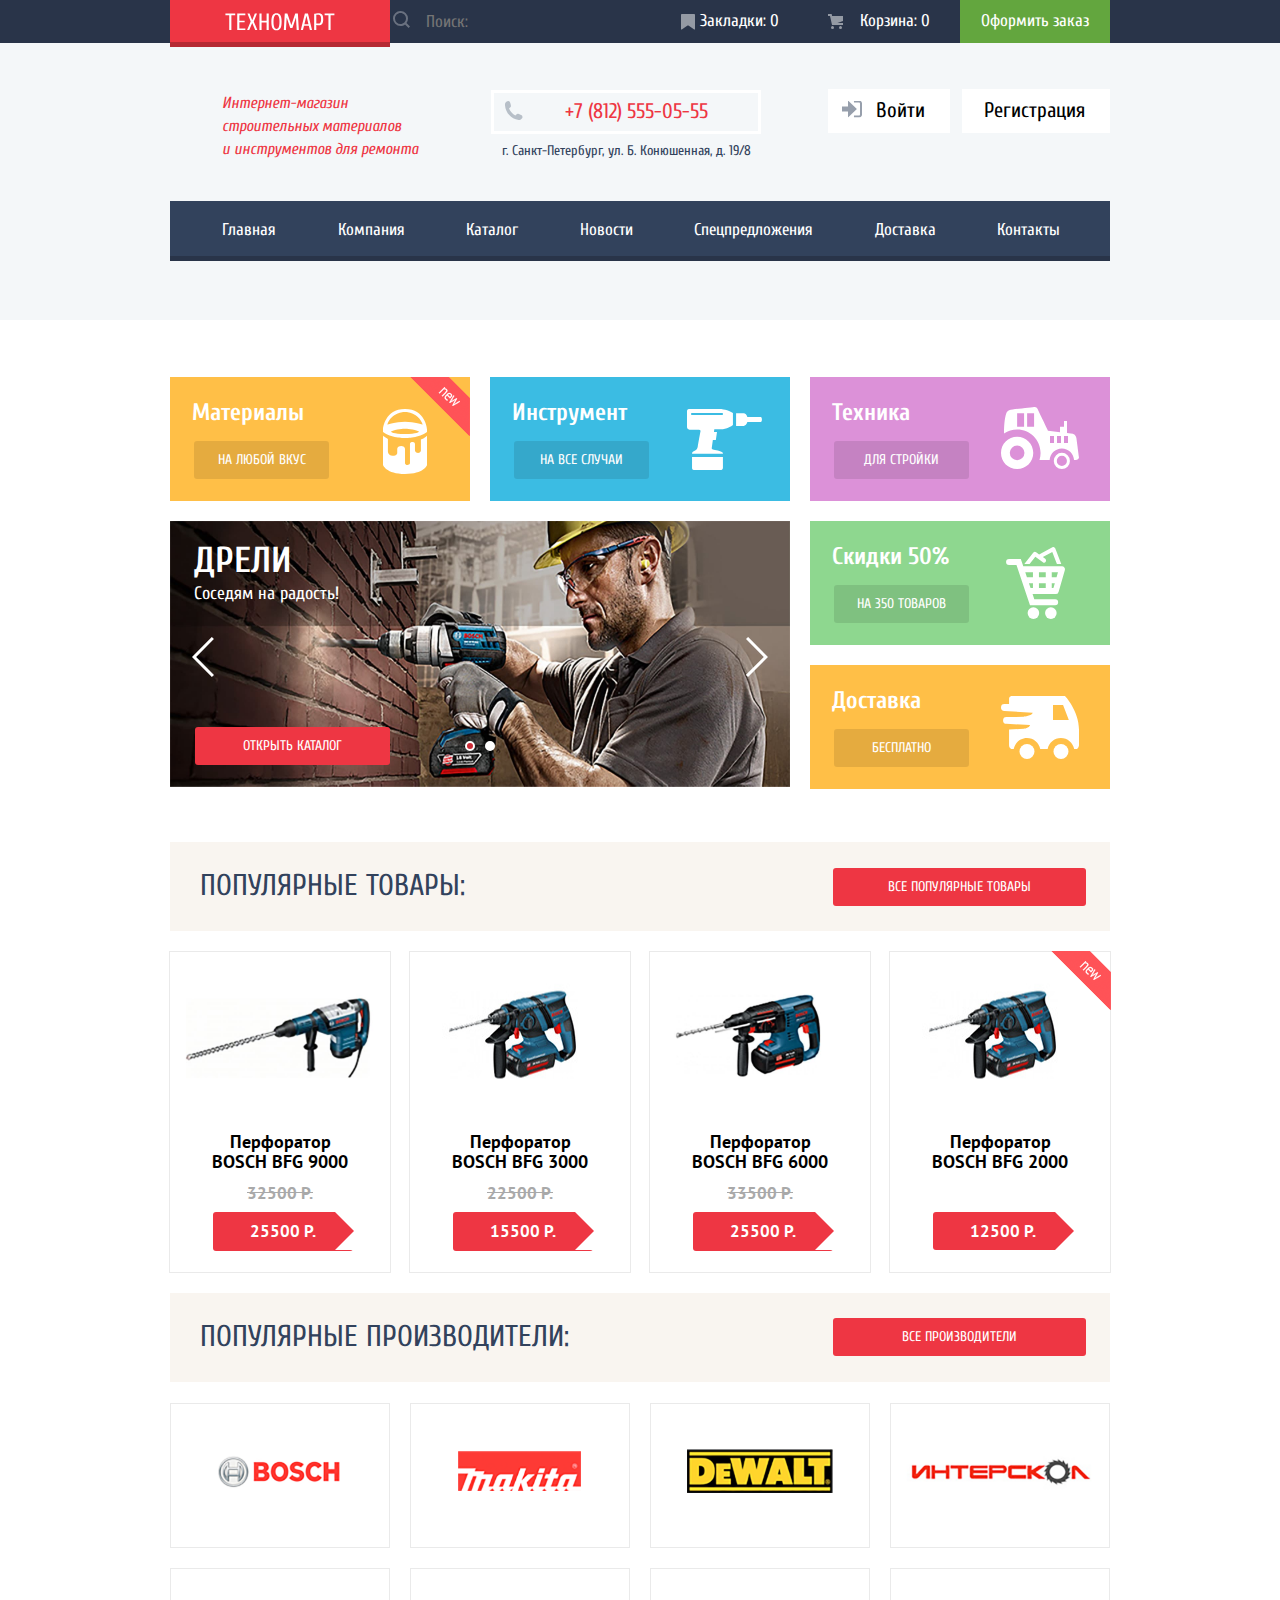
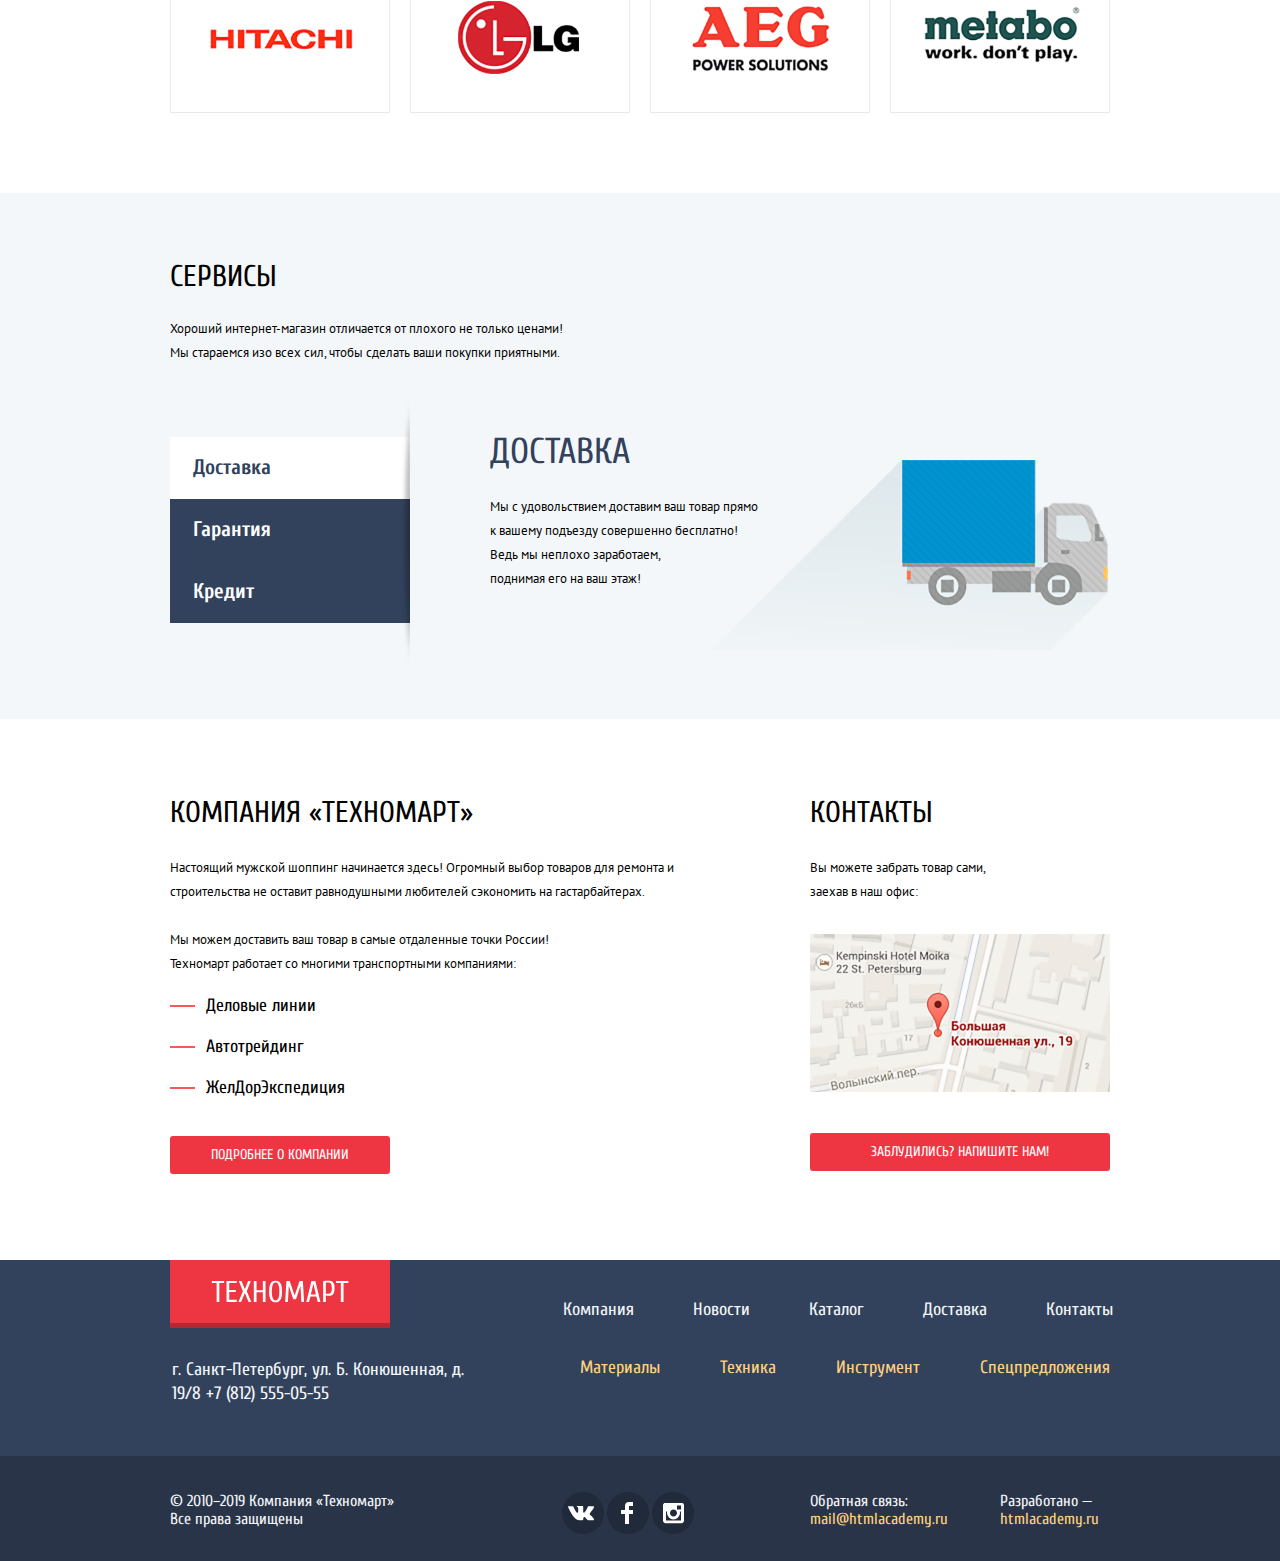
<file: index.html>
<!DOCTYPE html>
<html lang="ru">

<head>
  <meta charset="utf-8">
  <title>HTML Academy: Техномарт</title>
  <link href="https://fonts.googleapis.com/css?family=Cuprum:400,400i,700%7CPT+Sans:400,700&display=swap&subset=cyrillic" rel="stylesheet">
  <link rel="stylesheet" href="css/normalizemin.css">
  <link rel="stylesheet" type="text/css" href="css/stylemin.css">
</head>

<body>
  <header class="head">
    <div class="header-up ">
      <div class="header-up-container wrapper">
        <a>
          <img class="logo logo-head" src="img/logo.svg" width="110" height="18" alt="логотип техномарта">
        </a>
        <form class="search-style">
          <label for="search">Поиск</label>
          <input type="search" tabindex="1" name="q" id="search" placeholder="Поиск:">
          <svg xmlns="http://www.w3.org/2000/svg" width="17" height="17" viewBox="0 0 17 17">
            <path fill="#ffffff" d="M17 15.586l-3.542-3.542A7.465 7.465 0 0 0 15 7.5 7.5 7.5 0 1 0 7.5 15c1.71 0 3.282-.579 4.544-1.542L15.586 17 17 15.586zM2 7.5C2 4.467 4.467 2 7.5 2 10.532 2 13 4.467 13 7.5c0 3.032-2.468 5.5-5.5 5.5A5.506 5.506 0 0 1 2 7.5z" /></svg>
        </form>
        <ul class="main-user">
          <li class="bookmark-head"><a href="">
            <svg xmlns="http://www.w3.org/2000/svg" width="14" height="16" viewBox="0 0 14 16">
            <path fill="#ffffff" d="M14 15c0 .55-.368.741-.818.426l-5.363-3.765c-.45-.315-1.187-.315-1.637 0L.818 15.426C.368 15.741 0 15.55 0 15V1c0-.55.45-1 1-1h12c.55 0 1 .45 1 1v14z" /></svg>Закладки: 0</a>
          </li>
          <li class="cart"><a href=""><svg xmlns="http://www.w3.org/2000/svg" width="15" height="15" viewBox="0 0 15 15">
            <circle fill="#ffffff" cx="4.5" cy="13.5" r="1.5" />
             <circle fill="#ffffff" cx="12.5" cy="13.5" r="1.5" />
             <path fill="#ffffff" d="M15 2H4.07l-.422-2H0v2h2.031l1.985 9H15V9H9.441L15 6.951z" /></svg>Корзина: 0</a>
           </li>
          <li><a class="checkout" href="">Оформить заказ</a></li>
        </ul>
      </div>
    </div>
    <div class="header-center wrapper">
      <p class="description">Интернет-магазин cтроительных материалов и&nbsp;инструментов для ремонта</p>
      <div class="contacts">
        <a class="tel" href="tel:+78125550555">+7 (812) 555-05-55</a>
        <p>г. Санкт-Петербург, ул. Б. Конюшенная, д. 19/8</p>
      </div>
      <div class="login">
        <a href="" class="btn-log btn-log-in">Войти</a>
        <a href="" class="btn-log">Регистрация</a>
      </div>
    </div>
    <nav class="header-down wrapper">
      <ul class="nav">
        <li><a class="nav-index" href="index.html">Главная</a></li>
        <li><a href="">Компания</a></li>
        <li><a href="catalog.html">Каталог</a></li>
        <li><a href="">Новости</a></li>
        <li><a href="">Спецпредложения</a></li>
        <li><a href="">Доставка</a></li>
        <li><a class="nav-contact" href="">Контакты</a></li>
      </ul>
    </nav>
  </header>
  <main>
    <section class="nav-item wrapper">
      <div class="nav-item-left">
        <div class="offer offer-materials">
          <div class="flag flag-new flag-item">новинка</div>
          <h2>Материалы</h2>
          <a href="">на любой вкус</a>
        </div>
        <div class="offer offer-tool">
          <h2>Инструмент</h2>
          <a href="">на все случаи</a>
        </div>
        <div class="slider">
          <input type="radio" class="slider-btn-2" id="slider-btn-2" name="toggle" checked>
          <input type="radio" class="slider-btn-1" id="slider-btn-1" name="toggle">
          <div class="slider-arrows">
            <label class="arrow-left slider-arrow icon-left" for="slider-btn-2"></label>
            <label class="arrow-right slider-arrow icon-right" for="slider-btn-1"></label>
          </div>
          <div class="slider-controls">
            <label class="slider-control control-2" for="slider-btn-2"></label>
            <label class="slider-control control-1" for="slider-btn-1"></label>
          </div>
          <div class="slides">
            <div class="slider slider1">
              <h2>дрели</h2>
              <p>Соседям на радость!</p>
              <a href="catalog.html" class="btn btn-slider">открыть каталог</a>
            </div>
            <div class="slider slider2">
              <h2>Перфораторы
              </h2>
              <p>Настоящие мужские игрушки</p>
              <a href="catalog.html" class="btn btn-slider">открыть каталог</a>
            </div>
          </div>
        </div>
      </div>
      <div class="nav-item-right">
        <div class="offer offer-equipment">
          <h2>Техника</h2>
          <a href="">для стройки</a>
        </div>
        <div class="offer offer-sale">
          <h2>Скидки 50%</h2>
          <a href="">на 350 товаров</a>
        </div>
        <div class="offer offer-delivery">
          <h2>Доставка</h2>
          <a href="">бесплатно</a>
        </div>
      </div>
    </section>
    <div class="popular-item wrapper">
      <h2>популярные товары:</h2>
      <a class="btn btn-item" href="">все популярные товары</a>
    </div>
    <section class="products wrapper">
      <ul class="products-index">
        <li>
          <img src="img/item3.jpg" width="218" height="170" alt="перфоратор">
          <div class="buy">
            <a class="buy-item" href="">купить</a>
            <a class="bookmark" href="">в закладки</a>
          </div>
          <a href="">
            <h3>Перфоратор BOSCH BFG 9000</h3>
          </a>
          <p class="price-old">32500 Р.</p>
          <p class="price-new">25500 Р.</p>
        </li>
        <li>
          <img src="img/item1.jpg" width="218" height="170" alt="изображение перфоратора BOSCH BFG 3000">
          <div class="buy">
            <a class="buy-item" href="">купить</a>
            <a class="bookmark" href="">в закладки</a>
          </div>
          <a href="">
            <h3>Перфоратор BOSCH BFG 3000</h3>
          </a>
          <p class="price-old">22500 Р.</p>
          <p class="price-new">15500 Р.</p>
        </li>
        <li>
          <img src="img/item2.jpg" width="218" height="170" alt="изображение перфоратора BOSCH BFG 6000">
          <div class="buy">
            <a class="buy-item" href="">купить</a>
            <a class="bookmark" href="">в закладки</a>
          </div>
          <a href="">
            <h3>Перфоратор BOSCH BFG 6000</h3>
          </a>
          <p class="price-old">33500 Р.</p>
          <p class="price-new">25500 Р.</p>
        </li>
        <li class="item-flag">
          <div class="flag flag-new">новинка</div>
          <img src="img/item1.jpg" width="218" height="170" alt="изображение перфоратора BOSCH BFG 2000">
          <div class="buy">
            <a class="buy-item" href="">купить</a>
            <a class="bookmark" href="">в закладки</a>
          </div>
          <a href="">
            <h3 class="non-old">Перфоратор BOSCH BFG 2000</h3>
          </a>
          <p class="price-new">12500 Р.</p>
        </li>
      </ul>
    </section>
    <div class="popular-item wrapper">
      <h2>популярные производители:</h2>
      <a class="btn btn-item" href="">все производители</a>
    </div>
    <section class="list-producer wrapper">
      <ul>
        <li><a href=""><img class="producer-bosh" src="img/bosch.png" width="126" height="37" alt="bosh"></a></li>
        <li><a href=""><img class="producer-makita" src="img/makita.png" width="123" height="40" alt="makita"></a></li>
        <li><a href=""><img class="producer-de-walt" src="img/de-walt.png" width="146" height="44" alt="de-walt"></a></li>
        <li><a href=""><img class="producer-interskol" src="img/interskol.png" width="200" height="88" alt="interskol"></a></li>
        <li><a href=""><img class="producer-hitachi" src="img/hitachi.png" width="169" height="31" alt="hitachi"></a></li>
        <li><a href=""><img class="producer-lg" src="img/lg.png" width="121" height="73" alt="lg"></a></li>
        <li><a href=""><img class="producer-ae" src="img/aeg.png" width="151" height="96" alt="aeg"></a></li>
        <li><a href=""><img class="producer-metabo" src="img/metabo.png" width="204" height="69" alt="metabo"></a></li>
      </ul>
    </section>
    <div class="services">
      <div class="wrapper">
        <h2>Сервисы</h2>
        <p>Хороший интернет-магазин отличается от плохого не только ценами!</p>
        <p> Мы стараемся изо всех сил, чтобы сделать ваши покупки приятными.</p>
        <div class="services-container">
          <input type="radio" class="servic-check-1" id="servic-check-1" name="serv-input" checked>
          <input type="radio" class="servic-check-2" id="servic-check-2" name="serv-input">
          <input type="radio" class="servic-check-3" id="servic-check-3" name="serv-input">
          <ul class="services-list services-block">
            <li><label class="servic-check-active-1 active-services-list" for="servic-check-1">Доставка</label></li>
            <li><label class="servic-check-active-2" for="servic-check-2">Гарантия</label></li>
            <li><label class="servic-check-active-3" for="servic-check-3">Кредит</label></li>
          </ul>
          <div class="serv-desc-container">
            <article class="services-description services-back-1">
              <h2>Доставка</h2>
              <p>Мы с удовольствием доставим ваш товар прямо
                к вашему подъезду совершенно бесплатно!
                Ведь мы неплохо заработаем,<br>
                поднимая его на ваш этаж!</p>
            </article>
            <article class="services-description services-back-2">
              <h2>Гарантия</h2>
              <p>Если купленный у нас товар поломается или заискрит,<br> а также в случае пожара, спровоцированного его возгоранием, вы всегда можете быть уверены в нашей гарантии. Мы обменяем сгоревший товар на новый.<br> Дом уж восстановите как-нибудь сами.</p>
            </article>
            <article class="services-description services-back-3">
              <h2>Кредит</h2>
              <p>Залезть в долговую яму стало проще!
                Кредитные консультанты придут вам на помощь.</p>
              <button class="btn btn-services">отправить заявку</button>
            </article>
          </div>
        </div>
      </div>
    </div>
    <div class="info-company wrapper">
      <section class="about">
        <h2>Компания «Техномарт»</h2>
        <p>Настоящий мужской шоппинг начинается здесь! Огромный выбор товаров для ремонта и строительства не оставит равнодушными любителей сэкономить на гастарбайтерах.</p>
        <p class="about-marg">Мы можем доставить ваш товар в самые отдаленные точки России!
          Техномарт работает со многими транспортными компаниями:</p>
        <ul>
          <li>Деловые линии</li>
          <li>Автотрейдинг</li>
          <li>ЖелДорЭкспедиция</li>
        </ul>
        <a href="" class="btn btn-about">Подробнее о компании</a>
      </section>
      <section class="contacts-map">
        <h2>Контакты</h2>
        <p>Вы можете забрать товар сами,
          заехав в наш офис:</p>
        <a class="open-map" href="map.html"><img src="img/map.png" width="300" height="158" alt="map"></a>
        <a class="btn open-modal-content" href="write-us.html">Заблудились? Напишите нам!</a>
      </section>
    </div>
  </main>
  <footer class="foot">
    <div class="footer-up wrapper">
      <a>
        <img class="logo-footer" src="img/logo-footer.svg" width="138" height="23" alt="логотип техномарта">
      </a>
      <ul class="footer-nav">
        <li><a href="">Компания</a></li>
        <li><a href="">Новости</a></li>
        <li><a href="catalog.html">Каталог</a></li>
        <li><a href="">Доставка</a></li>
        <li class="footer-nav-contacts"><a href="">Контакты</a></li>
      </ul>
    </div>
    <div class="footer-center wrapper">
      <p class="adress">г. Санкт-Петербург, ул. Б. Конюшенная, д. 19/8
        <a href="tel:+78125550555">+7 (812) 555-05-55</a>
      </p>
      <ul class="footer-nav-center">
        <li><a href="">Материалы</a></li>
        <li><a href="">Техника</a></li>
        <li><a href="">Инструмент</a></li>
        <li><a href="">Спецпредложения</a></li>
      </ul>
    </div>
    <div class="footer-down-background">
      <div class="footer-down wrapper">
        <p class="copyright">© 2010–2019 Компания «Техномарт»
          Все права защищены</p>
        <div class="footer-nav-down">
          <a class="vk" href="#">Вконтакте</a>
          <a class="fb" href="#">Фейсбук</a>
          <a class="inst" href="#">Инстаграм</a>
        </div>
        <div class="mail-dev">
          <p>
            Обратная связь:
            <a class="mail" href="mailto:mail@htmlacademy.ru">
              mail@htmlacademy.ru</a>
          </p>
          <p>
            Разработано —
            <a class="dev" href="https://htmlacademy.ru/intensive/htmlcss">htmlacademy.ru</a>
          </p>
        </div>
      </div>
    </div>
  </footer>
  <div class="modal-content">
    <a class="modal-content-close">Закрыть</a>
    <form class="feedback-form" action="https://echo.htmlacademy.ru" method="post">
      <div class="modal-container">
        <div class="modal-user">
          <label for="form-login">Ваше имя:</label>
          <input type="text" name="login" placeholder="Имя Фамилия" id="form-login">
        </div>
        <div class="modal-password">
          <label for="form-mail">Ваш e-mail:</label>
          <input type="email" name="email" placeholder="email@example.com" id="form-mail">
        </div>
      </div>
      <div class="modal-comment">
        <label for="form-text">Текст письма:</label>
        <textarea name="comment" cols="40" rows="3" placeholder="В свободной форме" id="form-text"></textarea>
      </div>
      <div class="btn-background">
        <button class="btn btn-modal" type="submit">Отправить</button>
      </div>
    </form>
  </div>
  <div class="popup-map">
    <a class="modal-content-close map-close">Закрыть</a>
    <iframe src="https://www.google.com/maps/embed?pb=!1m18!1m12!1m3!1d1998.6037999040354!2d30.322010416394033!3d59.938716271971415!2m3!1f0!2f0!3f0!3m2!1i1024!2i768!4f13.1!3m3!1m2!1s0x4696310fca5ba729%3A0xea9c53d4493c879f!2sBolshaya+Konyushennaya+ul.%2C+19%2C+Sankt-Peterburg%2C+Russia%2C+191186!5e0!3m2!1sen!2s!4v1441888483426" width="940" height="446" allowfullscreen></iframe>
    <img width="940" height="446" src="img/map.jpg" alt="карта">
  </div>
  <div class="modal-basket">
    <a class="modal-content-close close-basket">Закрыть</a>
    <h2>Товар добавлен в корзину!</h2>
    <div class="basket-container">
      <a class="btn btn-basket" href="">Оформить заказ</a>
      <button class="btn btn-basket-next">Продолжить покупки</button>
    </div>
  </div>
  <script src="js/modal-contentmin.js"></script>
</body>

</html>
</file>
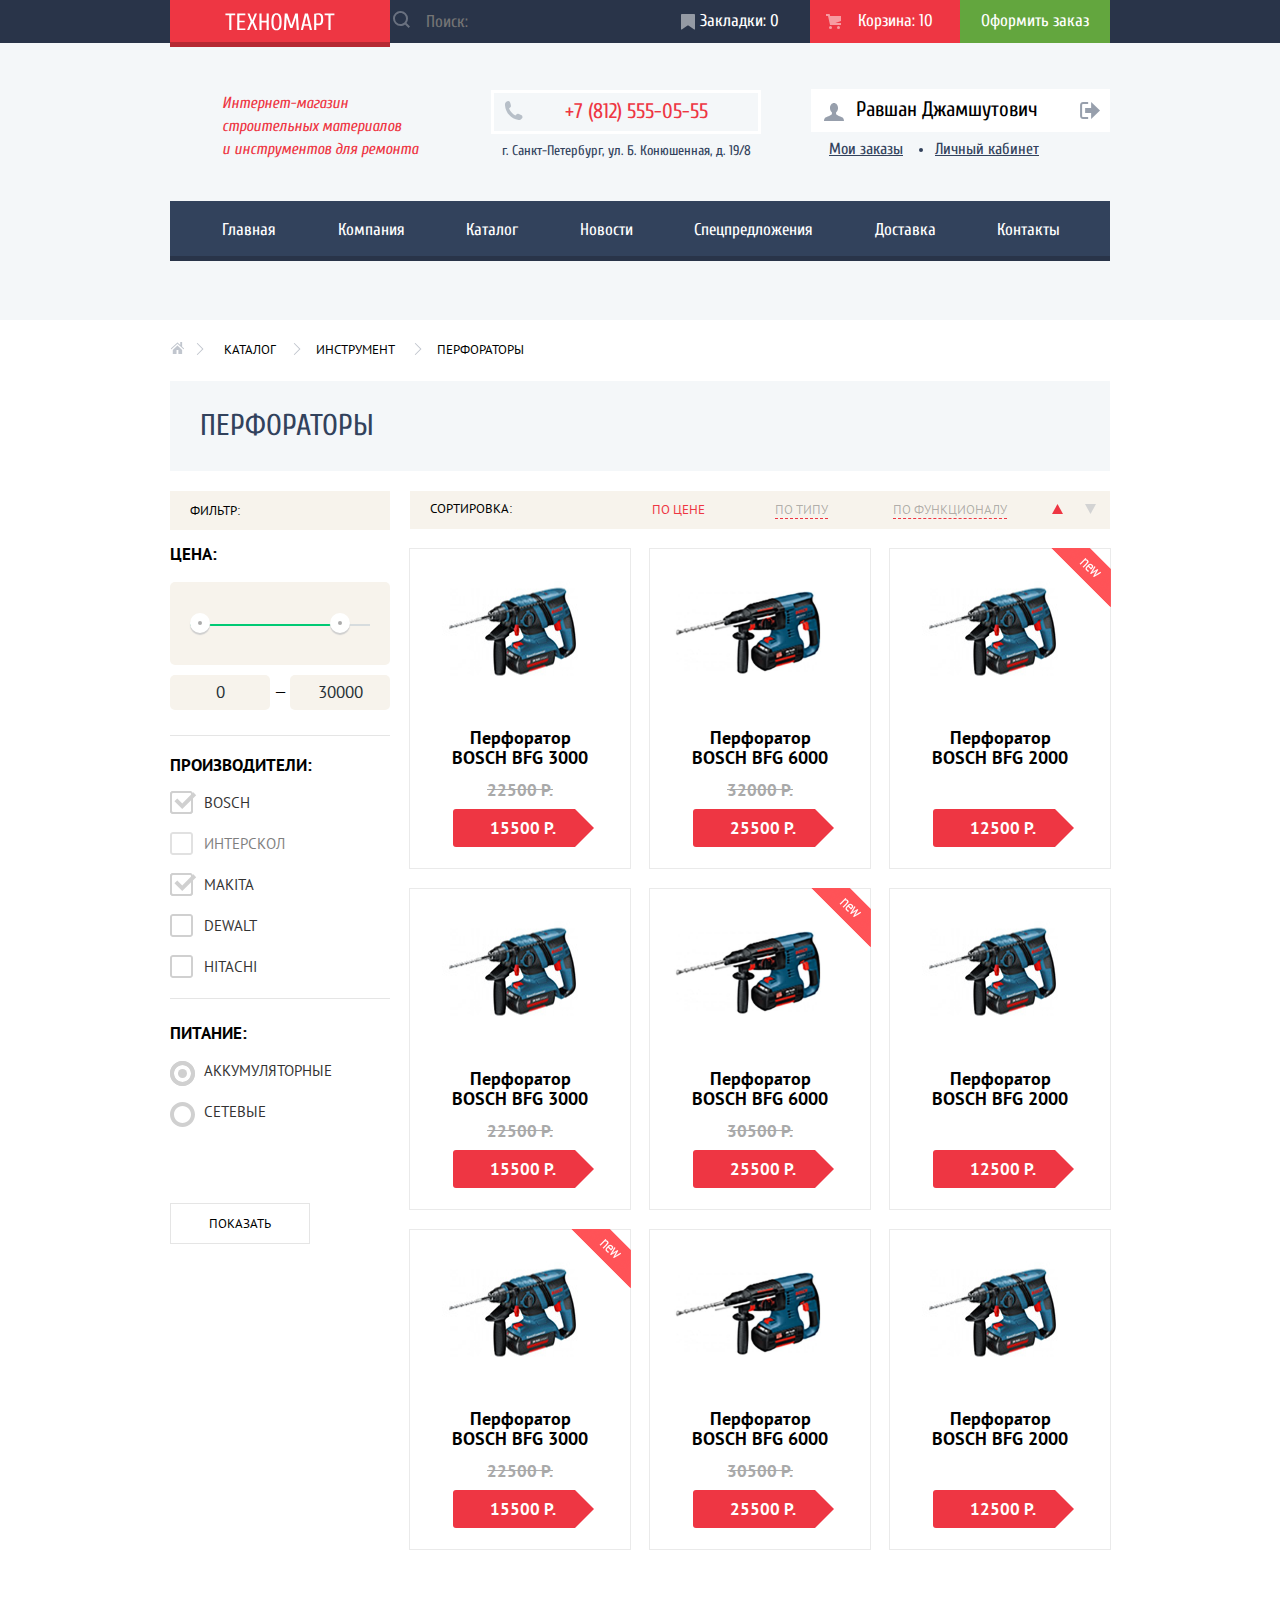
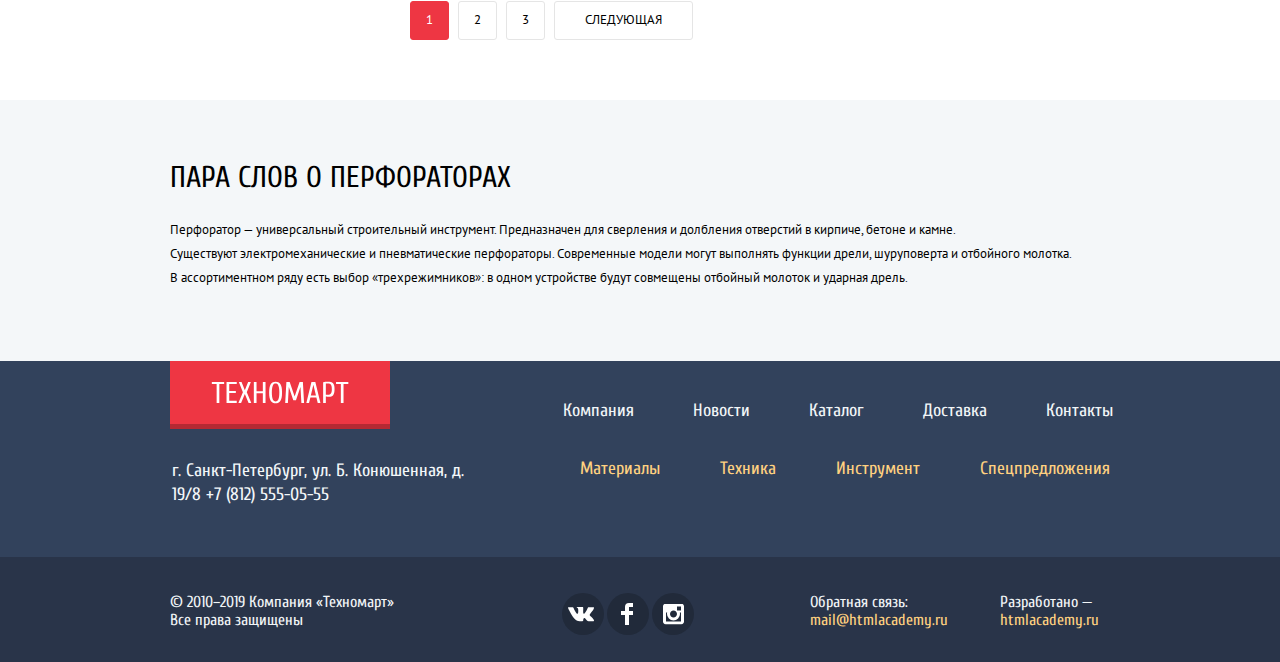
<file: catalog.html>
<!DOCTYPE html>
<html lang="ru">

<head>
  <meta charset="utf-8">
  <title>HTML Academy: Техномарт</title>
  <link href="https://fonts.googleapis.com/css?family=Cuprum:400,400i,700%7CPT+Sans:400,700&display=swap&subset=cyrillic" rel="stylesheet">
  <link rel="stylesheet" href="css/normalizemin.css">
  <link rel="stylesheet" type="text/css" href="css/stylemin.css">
</head>

<body>
  <header class="head head-catalog">
    <div class="header-up">
      <div class="header-up-container wrapper">
        <a href="index.html">
          <img class="logo logo-head" src="img/logo.svg" width="110" height="18" alt="логотип техномарта">
        </a>
        <form class="search-style">
          <label for="search">Поиск</label>
          <input type="search" tabindex="1" name="q" id="search" placeholder="Поиск:">
          <svg xmlns="http://www.w3.org/2000/svg" width="17" height="17" viewBox="0 0 17 17">
            <path fill="#ffffff" d="M17 15.586l-3.542-3.542A7.465 7.465 0 0 0 15 7.5 7.5 7.5 0 1 0 7.5 15c1.71 0 3.282-.579 4.544-1.542L15.586 17 17 15.586zM2 7.5C2 4.467 4.467 2 7.5 2 10.532 2 13 4.467 13 7.5c0 3.032-2.468 5.5-5.5 5.5A5.506 5.506 0 0 1 2 7.5z" /></svg>
        </form>
        <ul class="main-user">
          <li class="bookmark-head"><a href="">
            <svg xmlns="http://www.w3.org/2000/svg" width="14" height="16" viewBox="0 0 14 16"><path fill="#ffffff" d="M14 15c0 .55-.368.741-.818.426l-5.363-3.765c-.45-.315-1.187-.315-1.637 0L.818 15.426C.368 15.741 0 15.55 0 15V1c0-.55.45-1 1-1h12c.55 0 1 .45 1 1v14z" /></svg>Закладки: 0</a>
          </li>
          <li class="cart cart-catalog"><a href="">
            <svg xmlns="http://www.w3.org/2000/svg" width="15" height="15" viewBox="0 0 15 15"><circle fill="#ffffff" cx="4.5" cy="13.5" r="1.5" /><circle fill="#ffffff" cx="12.5" cy="13.5" r="1.5" /><path fill="#ffffff" d="M15 2H4.07l-.422-2H0v2h2.031l1.985 9H15V9H9.441L15 6.951z" /></svg>Корзина: 10</a>
          </li>
          <li><a class="checkout" href="">Оформить заказ</a></li>
        </ul>
      </div>
    </div>
    <div class="header-center wrapper">
      <p class="description">Интернет-магазин строительных материалов и&nbsp;инструментов для ремонта</p>
      <div class="contacts contacts-catalog">
        <a class="tel" href="tel:+78125550555">+7 (812) 555-05-55</a>
        <p>г. Санкт-Петербург, ул. Б. Конюшенная, д. 19/8</p>
      </div>
      <div class="login-user">
        <div class="user-cabinet">
          <a class="user-name" href="">
            Равшан Джамшутович
          </a>
          <a href="">
            <svg xmlns="http://www.w3.org/2000/svg" width="21" height="17" viewBox="0 0 21 17"><g fill="#32425C"><path d="M21 8.5L12.125 0v6h-6v5h6v6z" /><path d="M3.106 13.952V3.048c.018-.376.171-1.057 1.01-1.057h5.027V0H4.116C1.938 0 1.112 1.81 1.087 3.027v10.946C1.112 15.189 1.938 17 4.116 17h5.027v-1.99H4.116c-.839 0-.992-.683-1.01-1.058z" /></g>
            </svg>
          </a>
        </div>
        <div class="user-menu">
          <a href="">Мои заказы</a>
          <a href="">Личный кабинет</a>
        </div>
      </div>
    </div>
    <nav class="header-down wrapper">
      <ul class="nav">
        <li><a class="nav-index" href="index.html">Главная</a></li>
        <li><a href="">Компания</a></li>
        <li><a href="catalog.html">Каталог</a></li>
        <li><a href="">Новости</a></li>
        <li><a href="">Спецпредложения</a></li>
        <li><a href="">Доставка</a></li>
        <li><a class="nav-contact" href="">Контакты</a></li>
      </ul>
    </nav>
  </header>
  <main>
    <ul class="breadcrumbs wrapper">
      <li><a href="index.html"><img src="img/icon-home.svg" width="14" height="12" alt="на главную"></a></li>
      <li><a href="">каталог</a></li>
      <li><a href="">инcтрумент</a></li>
      <li><a>перфораторы</a></li>
    </ul>
    <div class="wrapper">
      <h1 class="item-heading">перфораторы</h1>
    </div>
    <div class="selection wrapper">
      <div class="filter">
        <div class="filter-price">
          <p class="filter-section">фильтр:</p>
          <div class="slider-range">
            <form method="get" action="https://echo.htmlacademy.ru">
              <fieldset class="filter-item">
                <legend>цена:</legend>
                <div class="range-filter">
                  <div class="range-controls">
                    <div class="scale">
                      <div class="bar"></div>
                    </div>
                    <div class="toggle toggle-min" tabindex="0"></div>
                    <div class="toggle toggle-max" tabindex="0"></div>
                  </div>
                  <div class="price-controls">
                    <label class="min-price"><input name="min-price" type="number" value="0"></label>
                    <label class="max-price"><input name="max-price" type="number" value="30000"></label>
                  </div>
                </div>
              </fieldset>
            </form>
          </div>
        </div>
        <form action="https://echo.htmlacademy.ru" method="post">
          <fieldset class="manufacturer">
            <legend>производители:</legend>
            <ul>
              <li>
                <input class="visually-hidden" type="checkbox" name="firm1" id="ch1" value="bosch" checked>
                <label for="ch1">bosch</label>
              </li>
              <li>
                <input class="visually-hidden" type="checkbox" name="firm2" id="ch2" value="interskol" disabled="">
                <label for="ch2">интерскол</label>
              </li>
              <li>
                <input class="visually-hidden" type="checkbox" name="firm3" id="ch3" value="makita" checked>
                <label for="ch3">makita</label>
              </li>
              <li>
                <input class="visually-hidden" type="checkbox" name="firm4" id="ch4" value="dewalt">
                <label for="ch4">dewalt</label>
              </li>
              <li>
                <input class="visually-hidden" type="checkbox" name="firm5" id="ch5" value="hitachi">
                <label for="ch5">hitachi</label>
              </li>
            </ul>
          </fieldset>
          <fieldset class="power">
            <legend>питание:</legend>
            <ul>
              <li>
                <input class="visually-hidden" type="radio" name="power" id="rd1" checked>
                <label class="login-radio" for=rd1>аккумуляторные</label>
              </li>
              <li>
                <input class="visually-hidden" type="radio" name="power" id="rd2">
                <label class="login-radio" for="rd2">сетевые</label>
              </li>
            </ul>
          </fieldset>
          <button type="submit">показать</button>
        </form>
      </div>
      <div class="item-sorting">
        <div class="sort">
          <p>сортировка:</p>
          <ul class="sort-nav">
            <li><a class="sort-nav-active" href="">по цене</a></li>
            <li><a href="">по типу</a></li>
            <li><a href="">по функционалу</a></li>
          </ul>
          <a href="" class="arrow-up">
            <svg xmlns="http://www.w3.org/2000/svg" width="11" height="10" viewBox="0 0 11 10">
              <path fill="#231F20" d="M5.5 0L0 10h11z" /></svg>
            по возрастанию</a>
          <a href="" class="arrow-down">
            <svg xmlns="http://www.w3.org/2000/svg" width="11" height="10" viewBox="0 0 11 10">
              <path fill="#231F20" d="M5.5 10L0 0h11" /></svg>
            по убыванию</a>
        </div>
        <section class="products">
          <ul class="products-catalog">
            <li>
              <img src="img/item1.jpg" width="218" height="170" alt="изображение перфоратора BOSCH BFG 9300">
              <div class="buy">
                <a class="buy-item" href="">купить</a>
                <a class="bookmark" href="">в закладки</a>
              </div>
              <a href="">
                <h3>Перфоратор BOSCH BFG 3000</h3>
              </a>
              <p class="price-old">22500 Р.</p>
              <p class="price-new">15500 Р.</p>
            </li>
            <li>
              <img src="img/item2.jpg" width="218" height="170" alt="изображение перфоратора BOSCH BFG 9600">
              <div class="buy">
                <a class="buy-item" href="">купить</a>
                <a class="bookmark" href="">в закладки</a>
              </div>
              <a href="">
                <h3>Перфоратор BOSCH BFG 6000</h3>
              </a>
              <p class="price-old">32000 Р.</p>
              <p class="price-new">25500 Р.</p>
            </li>
            <li class="item-flag">
              <div class="flag flag-new">новинка</div>
              <img src="img/item1.jpg" width="218" height="170" alt="изображение перфоратора BOSCH BFG 9000">
              <div class="buy">
                <a class="buy-item" href="">купить</a>
                <a class="bookmark" href="">в закладки</a>
              </div>
              <a href="">
                <h3 class="non-old">Перфоратор BOSCH BFG 2000</h3>
              </a>
              <p class="price-new">12500 Р.</p>
            </li>
            <li>
              <img src="img/item1.jpg" width="218" height="170" alt="изображение перфоратора BOSCH BFG 3000">
              <div class="buy">
                <a class="buy-item" href="">купить</a>
                <a class="bookmark" href="">в закладки</a>
              </div>
              <a href="">
                <h3>Перфоратор BOSCH BFG 3000</h3>
              </a>
              <p class="price-old">22500 Р.</p>
              <p class="price-new">15500 Р.</p>
            </li>
            <li class="item-flag">
              <div class="flag flag-new">новинка</div>
              <img src="img/item2.jpg" width="218" height="170" alt="изображение перфоратора BOSCH BFG 6000">
              <div class="buy">
                <a class="buy-item" href="">купить</a>
                <a class="bookmark" href="">в закладки</a>
              </div>
              <a href="">
                <h3>Перфоратор BOSCH BFG 6000</h3>
              </a>
              <p class="price-old">30500 Р.</p>
              <p class="price-new">25500 Р.</p>
            </li>
            <li>
              <img src="img/item1.jpg" width="218" height="170" alt="изображение перфоратора BOSCH BFG 2000">
              <div class="buy">
                <a class="buy-item" href="">купить</a>
                <a class="bookmark" href="">в закладки</a>
              </div>
              <a href="">
                <h3 class="non-old">Перфоратор BOSCH BFG 2000</h3>
              </a>
              <p class="price-new">12500 Р.</p>
            </li>
            <li class="item-flag">
              <div class="flag flag-new">новинка</div>
              <img src="img/item1.jpg" width="218" height="170" alt="изображение перфоратора BOSCH BFG 3000">
              <div class="buy">
                <a class="buy-item" href="">купить</a>
                <a class="bookmark" href="">в закладки</a>
              </div>
              <a href="">
                <h3>Перфоратор BOSCH BFG 3000</h3>
              </a>
              <p class="price-old">22500 Р.</p>
              <p class="price-new">15500 Р.</p>
            </li>
            <li>
              <img src="img/item2.jpg" width="218" height="170" alt="изображение перфоратора BOSCH BFG 6000">
              <div class="buy">
                <a class="buy-item" href="">купить</a>
                <a class="bookmark" href="">в закладки</a>
              </div>
              <a href="">
                <h3>Перфоратор BOSCH BFG 6000</h3>
              </a>
              <p class="price-old">30500 Р.</p>
              <p class="price-new">25500 Р.</p>
            </li>
            <li>
              <img src="img/item1.jpg" width="218" height="170" alt="изображение перфоратора BOSCH BFG 2000">
              <div class="buy">
                <a class="buy-item" href="">купить</a>
                <a class="bookmark" href="">в закладки</a>
              </div>
              <a href="">
                <h3 class="non-old">Перфоратор BOSCH
                  BFG 2000</h3>
              </a>
              <p class="price-new">12500 Р.</p>
            </li>
          </ul>
        </section>
        <ul class="pages">
          <li class="active-page"><a href="">1</a></li>
          <li><a href="">2</a></li>
          <li><a href="">3</a></li>
          <li class="next-page"><a href="">следующая</a></li>
        </ul>
      </div>
    </div>
    <section class="about-item">
      <div class="wrapper">
        <h2>Пара слов о перфораторах</h2>
        <p>
          Перфоратор — универсальный строительный инструмент. Предназначен для сверления и долбления отверстий в кирпиче, бетоне и камне.<br>
          Существуют электромеханические и пневматические перфораторы. Современные модели могут выполнять функции дрели, шуруповерта и отбойного молотка. В ассортиментном ряду есть выбор «трехрежимников»: в одном устройстве будут совмещены отбойный молоток и ударная дрель.
        </p>
      </div>
    </section>
  </main>
  <footer class="foot">
    <div class="footer-up wrapper">
      <a href="index.html">
        <img class="logo-footer" src="img/logo-footer.svg" width="138" height="23" alt="логотип техномарта">
      </a>
      <ul class="footer-nav">
        <li><a href="">Компания</a></li>
        <li><a href="">Новости</a></li>
        <li><a href="">Каталог</a></li>
        <li><a href="">Доставка</a></li>
        <li class="footer-nav-contacts"><a href="">Контакты</a></li>
      </ul>
    </div>
    <div class="footer-center wrapper">
      <p class="adress">г. Санкт-Петербург, ул. Б. Конюшенная, д. 19/8
        <a href="tel:+78125550555">+7 (812) 555-05-55</a>
      </p>
      <ul class="footer-nav-center">
        <li><a href="">Материалы</a></li>
        <li><a href="">Техника</a></li>
        <li><a href="">Инструмент</a></li>
        <li><a href="">Спецпредложения</a></li>
      </ul>
    </div>
    <div class="footer-down-background">
      <div class="footer-down wrapper">
        <p class="copyright">© 2010–2019 Компания «Техномарт»
          Все права защищены</p>
        <div class="footer-nav-down">
          <a class="vk" href="#">Вконтакте</a>
          <a class="fb" href="#">Фейсбук</a>
          <a class="inst" href="#">Инстаграм</a>
        </div>
        <div class="mail-dev">
          <p>
            Обратная связь:
            <a class="mail" href="mailto:mail@htmlacademy.ru">
              mail@htmlacademy.ru</a>
          </p>
          <p>
            Разработано —
            <a class="dev" href="https://htmlacademy.ru/intensive/htmlcss">htmlacademy.ru</a>
          </p>
        </div>
      </div>
    </div>
  </footer>
  <div class="modal-basket">
    <a class="modal-content-close close-basket">Закрыть</a>
    <h2>Товар добавлен в корзину!</h2>
    <div class="basket-container">
      <a class="btn btn-basket" href="">Оформить заказ</a>
      <button class="btn btn-basket-next">Продолжить покупки</button>
    </div>
  </div>
  <script src="js/modal-contentmin.js"></script>
</body>

</html>
</file>
<file: css/stylemin.css>
body{min-width:960px;margin:0;padding:0;font-family:Cuprum,Arial,sans-serif;color:#000}.wrapper{width:940px;margin:0 auto}.logo{padding-top:13px;padding-right:55px;padding-left:55px;padding-bottom:16px;background-color:#ee3643;-webkit-box-shadow:inset 0 -5px 0 0 rgba(0,0,0,.24);box-shadow:inset 0 -5px 0 0 rgba(0,0,0,.24);z-index:9}.logo-head{position:absolute;top:0;left:0}.logo:hover{background-color:#ca2c37}.logo:active{background-color:#ba2732}.head{min-height:320px;margin-bottom:57px;background-color:#f4f7f9}.header-up{background-color:#293449}.header-up-container{position:relative;display:-webkit-box;display:-ms-flexbox;display:flex;-webkit-box-pack:end;-ms-flex-pack:end;justify-content:flex-end;-webkit-box-align:center;-ms-flex-align:center;align-items:center}.search-style{margin:0}.header-up input{height:43px;border:0;outline:0;background-color:#293449}.header-up input[placeholder]{padding-left:49px;padding-right:59px;font-size:17px;line-height:1.06;color:#fff}.search-style{position:relative}.search-style label{font-size:0}.search-style svg{position:absolute;top:11px;left:20px;opacity:.3}.header-up input:hover{color:#000;background-color:#212a3a}.search-style input:hover+svg{opacity:1}.header-up input[type=search]:focus{background-color:#fff;font-size:17px;line-height:1.06;color:#000}.search-style input:focus+svg{opacity:1}.search-style input:focus+svg path{fill:#ee3643}.main-user{display:-webkit-box;display:-ms-flexbox;display:flex;margin:0;padding:0}.main-user li{width:150px;vertical-align:middle;list-style:none}.main-user a{display:block;padding-top:11px;padding-bottom:12px;text-align:center;font-size:17px;color:#fff;text-decoration:none}.main-user li:hover{background-color:#212a3a}.main-user li svg{opacity:.5}.main-user li:hover svg{opacity:1}.main-user li:active{background-color:#161d29}.main-user li:active svg{opacity:.5}.bookmark-head{padding-right:5px}.bookmark-head svg{padding-right:5px;vertical-align:middle}.cart a{padding-right:12px}.cart svg{padding-right:17px;vertical-align:middle}.cart-catalog{background-color:#ee3643}.checkout{background-color:#63a63e}.checkout:hover{background-color:#5fbb2d}.checkout:active{background-color:#518534}.header-center{display:-webkit-box;display:-ms-flexbox;display:flex;-webkit-box-pack:start;-ms-flex-pack:start;justify-content:flex-start;-webkit-box-align:flex-start;-ms-flex-align:flex-start;align-items:flex-start;margin-bottom:24px}.description{width:197px;margin-right:72px;margin-top:49px;padding-left:52px;font-size:16px;font-style:italic;text-align:left;line-height:1.44;color:#ee3643}.contacts{width:270px;margin-top:47px;margin-right:67px}.tel{position:relative;display:block;padding-top:8px;padding-bottom:9px;padding-right:50px;border:solid 3px #fff;text-align:right;text-decoration:none;font-size:21px;line-height:1;color:#ee3643}.tel::before{content:url(../img/icon-phone.svg);position:absolute;left:10px}.contacts p{margin:0;padding-top:5px;font-size:14px;line-height:1.71;font-style:normal;text-align:center;color:#32425c}.login{width:282px;margin-top:57px}.btn-log{padding-top:9px;padding-bottom:11px;padding-left:22px;padding-right:25px;border:none;text-decoration:none;font-size:21px;line-height:1;color:#000;background-color:#fff}.btn-log-in{position:relative;margin-right:8px;padding-left:48px}.btn-log-in::before{content:url(../img/icon-login.svg);position:absolute;top:50%;left:14px;-webkit-transform:translateY(-50%);transform:translateY(-50%);opacity:.5}.btn-log:hover{color:#ee3643}.btn-log:active{color:rgba(0,0,0,.3)}.btn-log-in:hover::before{opacity:1}.btn-log-in:active::before{opacity:.7}.nav{display:-webkit-box;display:-ms-flexbox;display:flex;-webkit-box-pack:justify;-ms-flex-pack:justify;justify-content:space-between;margin:0;padding:0;background-color:#32425c;-webkit-box-shadow:inset 0 -5px 0 0 #293449;box-shadow:inset 0 -5px 0 0 #293449}.nav li{list-style:none}.nav a{display:block;padding-top:20px;padding-bottom:23px;padding-left:30px;padding-right:30px;font-size:17px;text-decoration:none;line-height:1;color:#fff}.nav .nav-index{padding-left:52px}.nav .nav-contact{padding-right:50px}.nav li:hover{background-color:#293449}.nav li:active{background-color:#1d2739}.nav li:active a{color:rgba(255,255,255,.5)}.nav-item{display:-webkit-box;display:-ms-flexbox;display:flex;-webkit-box-pack:justify;-ms-flex-pack:justify;justify-content:space-between;margin-bottom:53px}.nav-item-left{width:620px;display:-webkit-box;display:-ms-flexbox;display:flex;-webkit-box-pack:justify;-ms-flex-pack:justify;justify-content:space-between;-ms-flex-line-pack:start;align-content:flex-start;-ms-flex-wrap:wrap;flex-wrap:wrap}.nav-item-right{display:-webkit-box;display:-ms-flexbox;display:flex;-webkit-box-orient:vertical;-webkit-box-direction:normal;-ms-flex-direction:column;flex-direction:column}.offer{position:relative;width:300px;margin-bottom:20px}.offer h2{margin-top:21px;margin-bottom:13px;margin-left:22px;font-size:24px;font-weight:700;line-height:1.25;color:#fff}.offer a{display:block;width:135px;margin-left:24px;margin-bottom:22px;padding-top:10px;padding-bottom:10px;font-size:14px;line-height:1.29;text-align:center;text-transform:uppercase;color:#fff;text-decoration:none;border-radius:3px;background-color:rgba(0,0,0,.1)}.offer a:hover{background-color:rgba(0,0,0,.2)}.offer a:active{background-color:rgba(0,0,0,.3)}.offer-delivery,.offer-materials{background-color:#ffbf47}.offer-delivery{margin-bottom:0}.offer-materials::after{content:url(../img/icon-materials.svg);position:absolute;width:44px;height:65px;top:50%;right:43px;margin-top:-30px}.offer-tool{background-color:#3bbce3}.offer-tool::after{content:url(../img/icon-tool.svg);position:absolute;width:75px;height:61px;top:50%;right:28px;margin-top:-30px}.offer-equipment{background-color:#dc91d8}.offer-equipment::after{content:url(../img/icon-equipment.svg);position:absolute;width:78px;height:62px;top:50%;right:31px;margin-top:-32px}.offer-sale{background-color:#8ed78f}.offer-sale::after{content:url(../img/icon-sale.svg);position:absolute;width:59px;height:72px;top:50%;right:45px;margin-top:-36px}.offer-delivery::after{content:url(../img/icon-delivery.svg);position:absolute;width:78px;height:63px;top:50%;right:31px;margin-top:-31px}.btn{display:block;padding-top:10px;padding-bottom:10px;text-decoration:none;font-size:14px;line-height:1.29;text-transform:uppercase;text-align:center;color:#fff;background-color:#ee3643;border-radius:3px}.btn-slider{position:absolute;bottom:22px;width:195px;margin-left:25px}.popular-item{display:-webkit-box;display:-ms-flexbox;display:flex;-webkit-box-pack:justify;-ms-flex-pack:justify;justify-content:space-between;-webkit-box-align:center;-ms-flex-align:center;align-items:center;margin-bottom:21px;background-color:#f9f5f0}.popular-item h2{margin-top:29px;margin-left:30px;margin-bottom:30px;font-size:30px;line-height:1;font-weight:400;text-transform:uppercase;color:#32425c}.btn:hover{background-color:#ca2c37}.btn:active{background-color:#ba2732}.btn-item{width:253px;margin-right:24px}.products{margin-bottom:0}.products ul{display:-webkit-box;display:-ms-flexbox;display:flex;-ms-flex-wrap:wrap;flex-wrap:wrap;margin:0;padding:0}.products li{position:relative;width:220px;margin-bottom:21px;margin-right:20px;outline:solid 1px #eaeaea;list-style:none}.products-index li:last-child{margin-right:0}.products-catalog li:nth-child(3n){margin-right:0}.products li:hover .buy{display:block}.products li:hover{-webkit-box-shadow:0 10px 25px rgba(41,52,73,.5);box-shadow:0 10px 25px rgba(41,52,73,.5)}.products img{max-width:100%;height:168px;margin-bottom:7px}.products a{text-decoration:none}.products h3{width:160px;margin:0 auto;font-family:"PT Sans",Arial,sans-serif;font-size:18px;font-weight:700;line-height:1.11;text-align:center;color:#000}.buy{display:none;position:absolute;top:0;left:0;width:100%;height:88px;padding:40px 0;background-color:rgba(255,255,255,.9);z-index:10}.buy a{display:block;width:129px;margin:0 auto;margin-bottom:7px;padding:7px 0;background-color:#63a63e;border:3px solid #63a63e;border-bottom-color:#367315;border-radius:3px;color:#fff;font-size:14px;font-weight:400;font-family:Cuprum,Arial,sans-serif;line-height:18px;text-align:center;text-decoration:none;text-transform:uppercase}.buy-item:hover{border-color:#5fbb2d;border-bottom-color:#367315;background-color:#5fbb2d}.buy-item:active{border-color:#518534;background-color:#518534}.buy .bookmark{border:solid 3px #63a63e;color:#32425c;background-color:#fff;-webkit-box-shadow:none;box-shadow:none}.buy .bookmark:hover{border:solid 3px #32425c}.buy .bookmark:active{opacity:.3;border:solid 3px #32425c}.products p{font-family:"PT Sans",Arial,sans-serif;font-size:17px;font-weight:700;line-height:1.06;text-align:center}.price-old{margin-top:13px;margin-bottom:10px;text-decoration:line-through;color:#a9a9a9}.price-new{position:relative;display:block;width:80px;margin:0 auto;margin-left:43px;margin-bottom:21px;padding:10px 30px;color:#fff;background:#ee3643;border-radius:3px}.price-new:after{content:"";position:absolute;top:0;right:-20px;width:0;height:0;border:19px solid #fff;border-left-color:#ee3643}.products .non-old{margin-bottom:41px}.flag{position:absolute;top:-1px;right:-1px;width:60px;height:60px;text-indent:-1000px;overflow:hidden;z-index:20}.flag-new{background:url(../img/new-flag.png) no-repeat 0 0}.flag-item{top:0;right:0}.list-producer{margin-bottom:60px}.list-producer ul{display:-webkit-box;display:-ms-flexbox;display:flex;-ms-flex-wrap:wrap;flex-wrap:wrap;-webkit-box-pack:justify;-ms-flex-pack:justify;justify-content:space-between;padding:0}.list-producer li{list-style:none;border:solid 1px #eaeaea;margin-bottom:20px}.list-producer li:hover{-webkit-box-shadow:0 10px 25px 0 rgba(41,52,73,.5);box-shadow:0 10px 25px 0 rgba(41,52,73,.5)}.list-producer li:active a{-webkit-box-shadow:0 4px 10px 0 rgba(41,52,73,.5);box-shadow:0 4px 10px 0 rgba(41,52,73,.5);opacity:.5}.list-producer a{position:relative;display:block;width:218px;height:143px}.list-producer img{position:absolute}.list-producer .producer-bosh{top:50px;left:45px}.list-producer .producer-makita{top:47px;left:47px}.list-producer .producer-de-walt{top:45px;left:36px}.list-producer .producer-interskol{top:18px;left:8px}.list-producer .producer-hitachi{top:55px;left:27px}.list-producer .producer-lg{top:32px;left:47px}.list-producer .producer-ae{top:20px;left:34px}.list-producer .producer-metabo{top:31px;left:9px}.info-company{display:-webkit-box;display:-ms-flexbox;display:flex;-webkit-box-pack:justify;-ms-flex-pack:justify;justify-content:space-between;margin-bottom:86px}.info-company h2{font-size:30px;font-weight:400;line-height:1;text-transform:uppercase;color:#000}.info-company p{margin:0;font-family:"PT Sans",Arial,sans-serif;font-size:13px;line-height:1.85}.about h2,.contacts-map h2{margin:0;margin-bottom:28px}.about p{width:520px;margin-bottom:24px;font-family:"PT Sans",Arial,sans-serif;font-size:13px;font-weight:400;letter-spacing:normal;line-height:1.85}.about .about-marg{width:386px;margin-bottom:20px}.about ul{margin:0;margin-bottom:38px;padding:0}.about li{position:relative;margin-left:36px;margin-bottom:21px;font-size:18px;font-weight:400;line-height:1.11;list-style:none}.about li::before{content:"";position:absolute;left:-36px;top:9px;display:block;width:25px;height:2px;background:#fb565a}.btn-about{width:220px}.contacts-map p{width:180px;margin-bottom:30px}.contacts-map img{margin-bottom:2px}.open-map{display:block;margin-bottom:35px}.footer-center,.footer-down,.footer-nav,.footer-nav-center,.footer-nav-down,.footer-up{display:-webkit-box;display:-ms-flexbox;display:flex}.foot{background-color:#32425c}.footer-up{margin-bottom:8px}footer li{list-style:none}.logo-footer{padding:20px 41px;background-color:#ee3643;border-bottom:5px solid rgba(0,0,0,.24)}.footer-nav{margin:0;margin-top:38px;margin-left:173px;padding:0}.footer-nav li{padding-right:59px}.footer-nav a,.footer-nav-center a,.footer-nav-down a{text-decoration:none;font-size:18px;line-height:1.33;color:#f1f5f7}.footer-nav .footer-nav-contacts{padding-right:0}.footer-center a:hover,.footer-nav a:hover{text-decoration:underline}.footer-center a:active,.footer-nav a:active{opacity:.5;text-decoration:none}.footer-center{margin-bottom:32px}.adress{margin-left:2px}.adress,.adress a{font-size:18px;font-weight:400;text-decoration:none;line-height:1.33;color:#f3f7f9}.adress p{margin-bottom:0}.footer-nav-center{margin-left:50px}.footer-nav-center li{padding-right:60px}.footer-nav-center li:last-child{padding-right:0}.footer-nav-center a{color:#ffd180}.footer-down-background{background-color:#293449}.footer-down{display:-webkit-box;display:-ms-flexbox;display:flex;-webkit-box-pack:justify;-ms-flex-pack:justify;justify-content:space-between;padding-top:36px;padding-bottom:27px}.footer-down p{margin:0;padding:0;font-size:16px;line-height:1.13;color:#f1f5f7}.footer-down .copyright{width:228px;margin-right:50px}.footer-nav-down{margin:0;padding:0}.footer-nav-down a{position:relative;display:inline-block;width:42px;height:42px;margin:0;margin-right:3px;padding:0;border-radius:50px;vertical-align:middle;font-size:0;background-color:#212a3a}.vk::before{content:url(../img/vk-icon.svg);position:absolute;width:26px;height:15px;top:50%;left:6px;-webkit-transform:translateY(-50%);transform:translateY(-50%)}.fb::before{content:url(../img/fb-icon.svg);position:absolute;width:12px;height:22px;top:50%;left:14px;-webkit-transform:translateY(-50%);transform:translateY(-50%)}.inst::before{content:url(../img/insta-icon.svg);position:absolute;width:21px;height:21px;top:50%;left:11px;-webkit-transform:translateY(-50%);transform:translateY(-50%)}.footer-nav-down a:hover{background-color:#ee3643}.mail-dev{display:-webkit-box;display:-ms-flexbox;display:flex;-webkit-box-pack:justify;-ms-flex-pack:justify;justify-content:space-between}.mail-dev p:first-child{width:135px;margin-right:55px}.mail-dev p:last-child{width:100px;margin-right:10px}.dev,.mail{text-decoration:none;color:#ffd180}.dev:hover,.mail:hover{text-decoration:underline}.dev:active,.mail:active{text-decoration:none;color:#ee3643}.head-catalog{margin-bottom:20px}.contacts-catalog{margin-right:50px}.login-user{margin-top:46px}.user-cabinet{position:relative;display:block;width:299px;padding-top:10px;padding-bottom:12px;text-decoration:none;background-color:#fff}.user-cabinet .user-name{display:inline-block;max-width:230px;position:relative;padding-left:45px;vertical-align:middle;text-decoration:none;font-size:21px;line-height:1;color:#000}.user-name::before{content:url(../img/icon-user.svg);position:absolute;top:4px;left:13px;opacity:.5}.user-cabinet svg{position:absolute;top:13px;right:10px;opacity:.5}.user-cabinet:active{color:rgba(0,0,0,.3)}.user-cabinet svg:hover,.user-name:hover::before{opacity:1}.user-cabinet svg:active,.user-name:active,.user-name:active::before{opacity:.5}.user-menu{position:relative}.user-menu::after{position:absolute;top:60%;left:108px;content:"";width:4px;height:4px;background-color:#32425c;border-radius:50%}.user-menu a{display:inline-block;padding-top:8px;padding-left:18px;padding-right:10px;font-size:16px;line-height:1.13;vertical-align:middle;color:#32425c}.user-menu a:hover{color:#ee3643}.user-menu a:active{color:rgba(50,66,92,.3)}.breadcrumbs{display:-webkit-box;display:-ms-flexbox;display:flex;margin-bottom:22px;padding:0}.breadcrumbs li{position:relative;margin-right:40px;list-style:none}.breadcrumbs li:nth-child(3){margin-right:42px}.breadcrumbs li::after{content:url(../img/icon-right-small.svg);position:absolute;top:1px;right:-20px}.breadcrumbs li:nth-child(2)::after{right:-25px}.breadcrumbs li:nth-child(3)::after{right:-27px}.breadcrumbs li:last-child::after{content:""}.breadcrumbs a{font-family:"PT Sans",Arial,sans-serif;font-weight:400;font-size:13px;text-decoration:none;line-height:1.38;text-transform:uppercase;color:#000}.breadcrumbs a:hover{opacity:.7}.item-heading{padding-top:30px;padding-bottom:30px;padding-left:30px;font-size:30px;font-weight:400;line-height:1;color:#32425c;text-transform:uppercase;background-color:#f4f7f9}.selection{display:-webkit-box;display:-ms-flexbox;display:flex}.filter{margin-right:20px}.filter-price{margin-bottom:15px;border-bottom:1px solid #e5e5e5}.filter-section{width:200px;margin:0;margin-bottom:10px;padding-top:11px;padding-bottom:10px;padding-left:20px;font-family:"PT Sans",Arial,sans-serif;font-size:13px;line-height:1.38;text-transform:uppercase;background-color:#f7f3ec}.filter-head{margin-top:0;margin-bottom:14px}.manufacturer,.power{margin:0;padding:0}.manufacturer{margin-bottom:20px;border-bottom:1px solid #e5e5e5}.filter-head,.manufacturer legend,.power legend{font-family:"PT Sans",Arial,sans-serif;font-size:17px;font-weight:700;line-height:1.76;text-transform:uppercase}.manufacturer legend{margin-bottom:12px}.power{margin-bottom:60px}.power legend{margin-bottom:12px}fieldset{border:none}.manufacturer ul,.power ul{margin:0;padding:0}.manufacturer li,.power li{list-style:none;margin-bottom:21px}.manufacturer label,.power label{font-family:"PT Sans",Arial,sans-serif;font-size:15px;line-height:1.33;text-transform:uppercase}.filter button{width:140px;padding-top:11px;padding-bottom:10px;border:solid 1px #e5e5e5;font-family:"PT Sans",Arial,sans-serif;font-size:13px;line-height:1.38;text-transform:uppercase;text-align:center;background-color:#fff;outline:0;cursor:pointer}.filter button:hover{border:solid 1px #bdc6ca}.filter button:focus{outline:auto;outline-color:#a8c3ff}.item-sorting{width:700px}.sort{display:-webkit-box;display:-ms-flexbox;display:flex;background-color:#f7f3ec;margin-bottom:20px}.sort p{margin:0;padding-top:9px;padding-bottom:10px;padding-left:20px;padding-right:100px}.sort-nav{display:-webkit-box;display:-ms-flexbox;display:flex;-webkit-box-pack:justify;-ms-flex-pack:justify;justify-content:space-between;margin:0;padding-top:9px;padding-bottom:10px}.sort p{font-family:"PT Sans",Arial,sans-serif;font-size:13px;line-height:1.38;text-transform:uppercase;background-color:#f7f3ec}.sort-nav li{padding-right:70px;list-style:none}.sort-nav li:nth-child(2){padding-right:65px}.sort-nav li:last-child{padding-right:45px}.sort-nav a{border-bottom:1px dashed #ee3643;font-family:"PT Sans",Arial,sans-serif;font-size:13px;line-height:1.38;text-transform:uppercase;text-decoration:none;color:rgba(0,0,0,.3)}.sort-nav .sort-nav-active{border-bottom:none;color:#ee3643}.sort-nav .sort-nav-active:hover{border-bottom:none;color:#ee3643}.sort-nav a:hover{border-bottom:1px solid #ee3643;color:#000}.arrow-up{margin-top:13px;margin-right:22px;font-size:0}.arrow-up path{fill:#ee3643}.arrow-down:hover path,.arrow-up:hover path{fill:#000}.arrow-down:active path,.arrow-up:active path{fill:#ee3643}.arrow-down{margin-top:13px;font-size:0}.arrow-down path{fill:#d3d3d3}.pages{display:-webkit-box;display:-ms-flexbox;display:flex;margin-top:31px;padding:0}.pages li{margin-right:9px;list-style:none}.pages a{display:inline-block;border:solid 1px #e5e5e5;border-radius:3px;min-width:37px;padding-top:9px;padding-bottom:10px;font-family:"PT Sans",Arial,sans-serif;font-size:13px;line-height:1.38;text-align:center;vertical-align:middle;text-decoration:none;text-transform:uppercase;color:#000}.next-page a{padding-left:30px;padding-right:30px}.pages a:hover{border:solid 1px #bdc6ca}.pages a:active{border:solid 1px #ee3643}.active-page a,.active-page a:hover{background-color:#ee3643;border-color:#ee3643;color:#fff}.about-item{min-height:261px;margin-top:44px;margin-bottom:0;background-color:#f4f7f9}.about-item h2{padding-top:63px;font-size:30px;font-weight:400;line-height:1;text-transform:uppercase}.about-item p{width:911px;padding-bottom:70px;font-family:"PT Sans",Arial,sans-serif;font-weight:400;font-size:13px;line-height:1.85}input[type=checkbox].visually-hidden,input[type=radio].visually-hidden{position:absolute;width:1px;height:1px;margin:-1px;border:0;padding:0;clip:rect(0 0 0 0);overflow:hidden}.manufacturer label{position:relative;position:relative;padding-top:2px;padding-left:34px;vertical-align:middle;cursor:pointer;opacity:.8}.manufacturer label:hover{opacity:1}.manufacturer input[type=checkbox]:disabled+label{opacity:.5}.manufacturer input[type=checkbox]+label::before{content:url(../img/checkbox-off.svg);position:absolute;width:26px;height:26px;top:0;left:0}.manufacturer input[type=checkbox]:focus+label::before{outline:auto;outline-color:#a8c3ff}.manufacturer input[type=checkbox]:checked+label::after{content:url(../img/checkbox-on.svg);position:absolute;width:26px;height:26px;top:0;left:0}.power input[type=radio]+label{position:relative;display:block;margin-bottom:20px;padding-left:34px;font-family:"PT Sans",Arial,sans-serif;font-style:normal;font-size:15px;line-height:20px;text-transform:uppercase;color:#000;cursor:pointer}.power label{opacity:.8}.power label:hover{opacity:1}.power label:active{opacity:.5}.power input[type=radio]+label::before{content:url(../img/radio-off.svg);position:absolute;width:26px;height:26px;top:0;left:0}.power input[type=radio]:focus+label::before{outline:auto;outline-color:#a8c3ff}.power input[type=radio]:checked+label::after{content:url(../img/radio-on.svg);position:absolute;width:26px;height:26px;top:0;left:0}.modal-content{display:none;position:fixed;top:calc(50% - (446px / 2));left:calc(50% - (620px / 2));width:620px;border-top:7px solid #ee3643;-webkit-box-shadow:0 20px 40px 0 rgba(0,0,0,.75);box-shadow:0 20px 40px 0 rgba(0,0,0,.75);background-color:#fff;z-index:999}.modal-comment label,.modal-content label{font-size:18px;font-weight:400}.modal-content input{margin-top:10px;outline:0}.modal-content input[type=email],.modal-content input[type=text]{width:200px;padding:10px 0 10px 16px;font-family:"PT Sans",Arial,sans-serif;font-size:13px;vertical-align:middle;color:#999;background:#fff;border:2px solid #dee3e4;border-radius:5px}.modal-content-close{position:absolute;top:11px;right:5px;width:27px;height:27px;font-size:0;border:none;background-color:rgba(0,0,0,0);cursor:pointer;outline:0}.modal-content-close::after,.modal-content-close::before{content:"";position:absolute;top:5px;right:0;-webkit-transform:rotate(-45deg);transform:rotate(-45deg);width:27px;height:4px;background:#ee3643;border:none}.modal-content-close::after{-webkit-transform:rotate(45deg);transform:rotate(45deg)}.modal-content-close:hover::after,.modal-content-close:hover::before{background:#ca2c37}.modal-content-close:active::after,.modal-content-close:active::before{background:#ba2732}.feedback-form{display:-webkit-box;display:-ms-flexbox;display:flex;-webkit-box-orient:vertical;-webkit-box-direction:normal;-ms-flex-direction:column;flex-direction:column}.modal-container{width:460px;margin:0 auto;margin-top:40px;margin-bottom:20px}.modal-password,.modal-user{display:inline-block;width:220px;margin-top:5px;vertical-align:middle}.modal-password{margin-left:15px}.modal-comment{width:460px;margin:0 auto;margin-bottom:30px}.modal-comment textarea{width:445px;min-height:104px;margin-top:10px;padding:5px 0 0 12px;font-family:"PT Sans",Arial,sans-serif;font-size:13px;color:#a9a9a9;border:2px solid #dee3e4;border-radius:5px;outline:0}.modal-comment textarea:hover,.modal-content input:hover{border:2px solid #b5b5b5}.modal-comment textarea:focus,.modal-content input:focus{border:2px solid #ee3643}.btn-background{padding:37px 0;background-color:#f4f4f4}.btn-modal{margin:0 auto;padding:11px 199px;border:none;cursor:pointer}.popup-map{display:none;position:fixed;top:calc(50% - (446px / 2));left:calc(50% - (940px / 2));width:940px;height:446px;-webkit-box-shadow:0 20px 40px 0 rgba(0,0,0,.75);box-shadow:0 20px 40px 0 rgba(0,0,0,.75);z-index:999}.map-close{background-color:rgba(0,0,0,0);z-index:10}.popup-map iframe{position:relative;z-index:5;border:none}.popup-map img{position:absolute;top:0;left:0;z-index:1}.modal-basket{display:none;position:fixed;top:50%;left:50%;top:calc(50% - (446px / 2));left:calc(50% - (620px / 2));width:620px;border-top:7px solid #ee3643;-webkit-box-shadow:0 20px 40px 0 rgba(0,0,0,.75);box-shadow:0 20px 40px 0 rgba(0,0,0,.75);background-color:#fff;z-index:999}.modal-basket h2{padding-top:40px;padding-bottom:42px;padding-left:55px;font-size:30px;font-weight:400;line-height:1;text-align:center}.modal-basket h2::before{position:absolute;content:url(../img/modal-check.svg);top:47px;left:82px}.basket-container{padding:37px 0;background-color:#f4f4f4}.btn-basket,.btn-basket-next{display:inline-block;width:220px;vertical-align:middle}.btn-basket{margin-left:80px}.btn-basket-next{margin-left:20px;color:#000;background-color:#fff;border:none;outline:0;cursor:pointer}.btn-basket-next:hover{opacity:.7;background-color:#fff}.btn-basket-next:active{outline:1px solid #ee3643;background-color:#fff}.slider{position:relative}.slider input[type=radio]{display:none}.slider1,.slider2{width:620px;min-height:266px;background-image:url(../img/slide-1.jpg);background-size:620px 266px;background-repeat:no-repeat;background-color:#d3d3d3}.slider2{background-image:url(../img/slide-2.jpg)}.slider h2{margin:0;padding:22px 24px;padding-bottom:0;font-size:36px;font-weight:700;text-transform:uppercase;line-height:1;color:#fff}.slider p{margin-top:3px;margin-left:24px;font-size:18px;font-size:18px;line-height:1.33;color:#fff}.slider-arrows{position:relative}.slider-arrow{position:absolute;top:111px;font-size:45px;color:#fff;background:0 0;text-decoration:none;cursor:pointer;z-index:111}.icon-left{left:0}.icon-right{right:0}.icon-right::before{content:url(../img/icon-right.svg);position:relative;top:5px;right:22px}.icon-left::before{content:url(../img/icon-left.svg);position:relative;top:5px;left:22px}.slider-controls{position:absolute;left:47.5%;bottom:36px;z-index:100;text-align:center;font-size:0}.slider-control{position:relative;display:inline-block;width:6px;height:6px;vertical-align:middle;border:2px solid #fff;background-color:#fff;border-radius:50%;cursor:pointer}.slider-control:first-child{margin-right:10px}.slider-btn-1:checked~.slides .slider1,.slider-btn-2:checked~.slides .slider2{display:none}.arrow-left:checked~.slides .slider1,.arrow-right:checked~.slides .slider2{display:none}.slider-btn-1:checked~.slider-controls .control-1,.slider-btn-2:checked~.slider-controls .control-2{background-color:#ca2c37}.slider-range{width:220px;margin-bottom:25px}.filter-item{margin:0;padding:0;border:none}.range-filter{width:220px}.filter-item legend{margin-bottom:12px;font-family:"PT Sans",Arial,sans-serif;font-size:17px;font-weight:700;line-height:1.76;text-transform:uppercase}.range-controls{position:relative;height:41px;margin-bottom:10px;padding-top:42px;padding-right:20px;padding-left:20px;background-color:#f7f3ec;border-radius:5px}.range-controls .scale{height:2px;background:#d7dcde}.range-controls .bar{width:80%;height:2px;background:#00ca74}.range-controls .toggle{position:absolute;top:31px;left:0;width:4px;height:4px;padding:0;border:8px solid #fff;background-color:#ababab;-webkit-box-shadow:0 2px 1px 0 #cfcfcf;box-shadow:0 2px 1px 0 #cfcfcf;border-radius:50%;cursor:pointer}.range-controls .toggle-min{left:20px}.range-controls .toggle-max{left:160px}.price-controls{position:relative;font-size:0}.price-controls::before{content:"—";position:absolute;font-family:"PT Sans",Arial,sans-serif;font-weight:400;font-size:16px;top:7px;left:104px}.price-controls label{display:inline-block;width:50%;font-size:16px;vertical-align:middle;text-transform:uppercase}.price-controls input{width:80px;padding-top:8px;padding-bottom:8px;padding-left:18px;font-family:"PT Sans",Arial,sans-serif;font-style:normal;font-size:17px;text-align:center;color:#283136;border:none;border-radius:5px;background:#f7f3ec}.max-price{text-align:right}.services input{display:none}.services{background-color:#f4f7f9;margin-bottom:79px}.services-back-1{background-image:url(../img/delivery.png);background-size:468px 261px;background-repeat:no-repeat;background-position:150px 95px}.services-back-2{background-image:url(../img/guarantee.png);background-size:389px 283px;background-repeat:no-repeat;background-position:230px 65px}.services-back-3{background-image:url(../img/credit.png);background-size:465px 285px;background-repeat:no-repeat;background-position:140px 65px}.services-block::after{content:"";position:absolute;z-index:70;top:-45px;left:230px;width:15px;height:284px;background:url(../img/shadow.png) no-repeat;background-position:0 0}.services-container{display:-webkit-box;display:-ms-flexbox;display:flex;padding-bottom:69px}.services h2{margin:0;padding-top:69px;padding-bottom:25px;font-size:30px;font-weight:400;line-height:1;text-transform:uppercase;color:#000}.services p{margin:0;font-family:"PT Sans",Arial,sans-serif;font-size:13px;line-height:1.85}.services-list{position:relative;margin-top:72px;padding-left:0}.services-list li{list-style:none}.services-list label{display:block;width:217px;padding-top:15px;padding-bottom:17px;padding-left:23px;font-size:21px;font-weight:700;line-height:1.43;text-align:left;text-decoration:none;background-color:#32425c;color:#fff;cursor:pointer}.services-list li label:hover{background-color:#293449}.services-list li label:active{background-color:#fff;color:#32425c}.services-container h2{font-size:36px;line-height:1;color:#32425c}.services-description{display:none;width:620px;min-height:285px;margin-left:80px}.services-back-1 p{width:275px}.services-back-2 p{width:379px}.services-back-3 p{width:279px;margin-bottom:30px}.btn-services{width:195px;border:none;cursor:pointer}.servic-check-1:checked~.serv-desc-container .services-back-1,.servic-check-2:checked~.serv-desc-container .services-back-2,.servic-check-3:checked~.serv-desc-container .services-back-3{display:block}.servic-check-1:checked~.services-list .servic-check-active-1,.servic-check-2:checked~.services-list .servic-check-active-2,.servic-check-3:checked~.services-list .servic-check-active-3{background-color:#fff;color:#32425c}.open-modal-content{cursor:pointer}.modal-show{display:block;-webkit-animation:bounce .6s;animation:bounce .6s}.error{-webkit-animation:shake .6s;animation:shake .6s}@-webkit-keyframes bounce{0%{-webkit-transform:translateY(-2000px);transform:translateY(-2000px)}70%{-webkit-transform:translateY(30px);transform:translateY(30px)}90%{-webkit-transform:translateY(-10px);transform:translateY(-10px)}100%{-webkit-transform:translateY(0);transform:translateY(0)}}@keyframes bounce{0%{-webkit-transform:translateY(-2000px);transform:translateY(-2000px)}70%{-webkit-transform:translateY(30px);transform:translateY(30px)}90%{-webkit-transform:translateY(-10px);transform:translateY(-10px)}100%{-webkit-transform:translateY(0);transform:translateY(0)}}@-webkit-keyframes shake{0%,100%{-webkit-transform:translateX(0);transform:translateX(0)}10%,30%,50%,70%,90%{-webkit-transform:translateX(-10px);transform:translateX(-10px)}20%,40%,60%,80%{-webkit-transform:translateX(10px);transform:translateX(10px)}}@keyframes shake{0%,100%{-webkit-transform:translateX(0);transform:translateX(0)}10%,30%,50%,70%,90%{-webkit-transform:translateX(-10px);transform:translateX(-10px)}20%,40%,60%,80%{-webkit-transform:translateX(10px);transform:translateX(10px)}}
</file>
<file: css/normalizemin.css>
/*! normalize.css v8.0.1 | MIT License | github.com/necolas/normalize.css */html{line-height:1.15;-webkit-text-size-adjust:100%}body{margin:0}main{display:block}h1{font-size:2em;margin:.67em 0}hr{box-sizing:content-box;height:0;overflow:visible}pre{font-family:monospace,monospace;font-size:1em}a{background-color:transparent}abbr[title]{border-bottom:none;text-decoration:underline;text-decoration:underline dotted}b,strong{font-weight:bolder}code,kbd,samp{font-family:monospace,monospace;font-size:1em}small{font-size:80%}sub,sup{font-size:75%;line-height:0;position:relative;vertical-align:baseline}sub{bottom:-.25em}sup{top:-.5em}img{border-style:none}button,input,optgroup,select,textarea{font-family:inherit;font-size:100%;line-height:1.15;margin:0}button,input{overflow:visible}button,select{text-transform:none}[type=button],[type=reset],[type=submit],button{-webkit-appearance:button}[type=button]::-moz-focus-inner,[type=reset]::-moz-focus-inner,[type=submit]::-moz-focus-inner,button::-moz-focus-inner{border-style:none;padding:0}[type=button]:-moz-focusring,[type=reset]:-moz-focusring,[type=submit]:-moz-focusring,button:-moz-focusring{outline:1px dotted ButtonText}fieldset{padding:.35em .75em .625em}legend{box-sizing:border-box;color:inherit;display:table;max-width:100%;padding:0;white-space:normal}progress{vertical-align:baseline}textarea{overflow:auto}[type=checkbox],[type=radio]{box-sizing:border-box;padding:0}[type=number]::-webkit-inner-spin-button,[type=number]::-webkit-outer-spin-button{height:auto}[type=search]{-webkit-appearance:textfield;outline-offset:-2px}[type=search]::-webkit-search-decoration{-webkit-appearance:none}::-webkit-file-upload-button{-webkit-appearance:button;font:inherit}details{display:block}summary{display:list-item}template{display:none}[hidden]{display:none}
</file>
